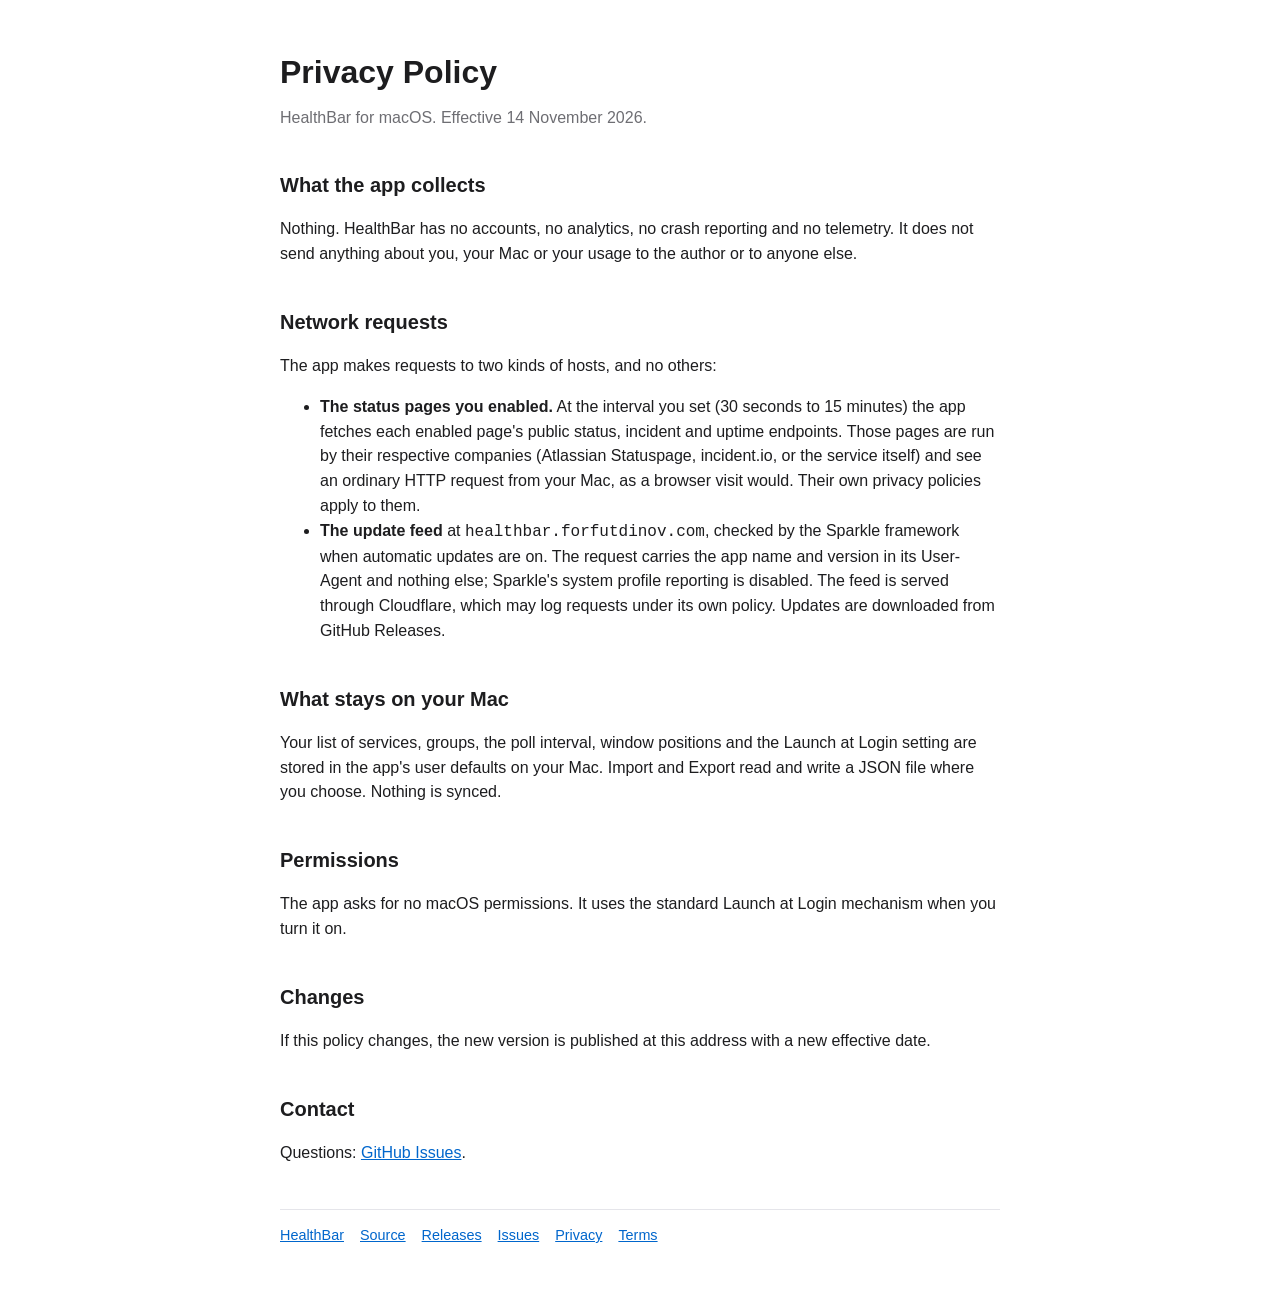
<file: privacy.html>
<!doctype html><html lang="en"><head><meta charset="utf-8"><meta name="viewport" content="width=device-width,initial-scale=1"><link rel="stylesheet" href="/style.css"><title>HealthBar Privacy Policy</title></head><body><main>
<h1>Privacy Policy</h1>
<p class="sub">HealthBar for macOS. Effective 14 November 2026.</p>
<h2>What the app collects</h2>
<p>Nothing. HealthBar has no accounts, no analytics, no crash reporting and no telemetry. It does not send anything about you, your Mac or your usage to the author or to anyone else.</p>
<h2>Network requests</h2>
<p>The app makes requests to two kinds of hosts, and no others:</p>
<ul>
<li><strong>The status pages you enabled.</strong> At the interval you set (30 seconds to 15 minutes) the app fetches each enabled page's public status, incident and uptime endpoints. Those pages are run by their respective companies (Atlassian Statuspage, incident.io, or the service itself) and see an ordinary HTTP request from your Mac, as a browser visit would. Their own privacy policies apply to them.</li>
<li><strong>The update feed</strong> at <code>healthbar.forfutdinov.com</code>, checked by the Sparkle framework when automatic updates are on. The request carries the app name and version in its User-Agent and nothing else; Sparkle's system profile reporting is disabled. The feed is served through Cloudflare, which may log requests under its own policy. Updates are downloaded from GitHub Releases.</li>
</ul>
<h2>What stays on your Mac</h2>
<p>Your list of services, groups, the poll interval, window positions and the Launch at Login setting are stored in the app's user defaults on your Mac. Import and Export read and write a JSON file where you choose. Nothing is synced.</p>
<h2>Permissions</h2>
<p>The app asks for no macOS permissions. It uses the standard Launch at Login mechanism when you turn it on.</p>
<h2>Changes</h2>
<p>If this policy changes, the new version is published at this address with a new effective date.</p>
<h2>Contact</h2>
<p>Questions: <a href="https://github.com/vladforfutdinov/health-bar/issues">GitHub Issues</a>.</p>
<nav><a href="/">HealthBar</a><a href="https://github.com/vladforfutdinov/health-bar">Source</a><a href="https://github.com/vladforfutdinov/health-bar/releases">Releases</a><a href="https://github.com/vladforfutdinov/health-bar/issues">Issues</a><a href="/privacy.html">Privacy</a><a href="/terms.html">Terms</a></nav></main></body></html>
</file>
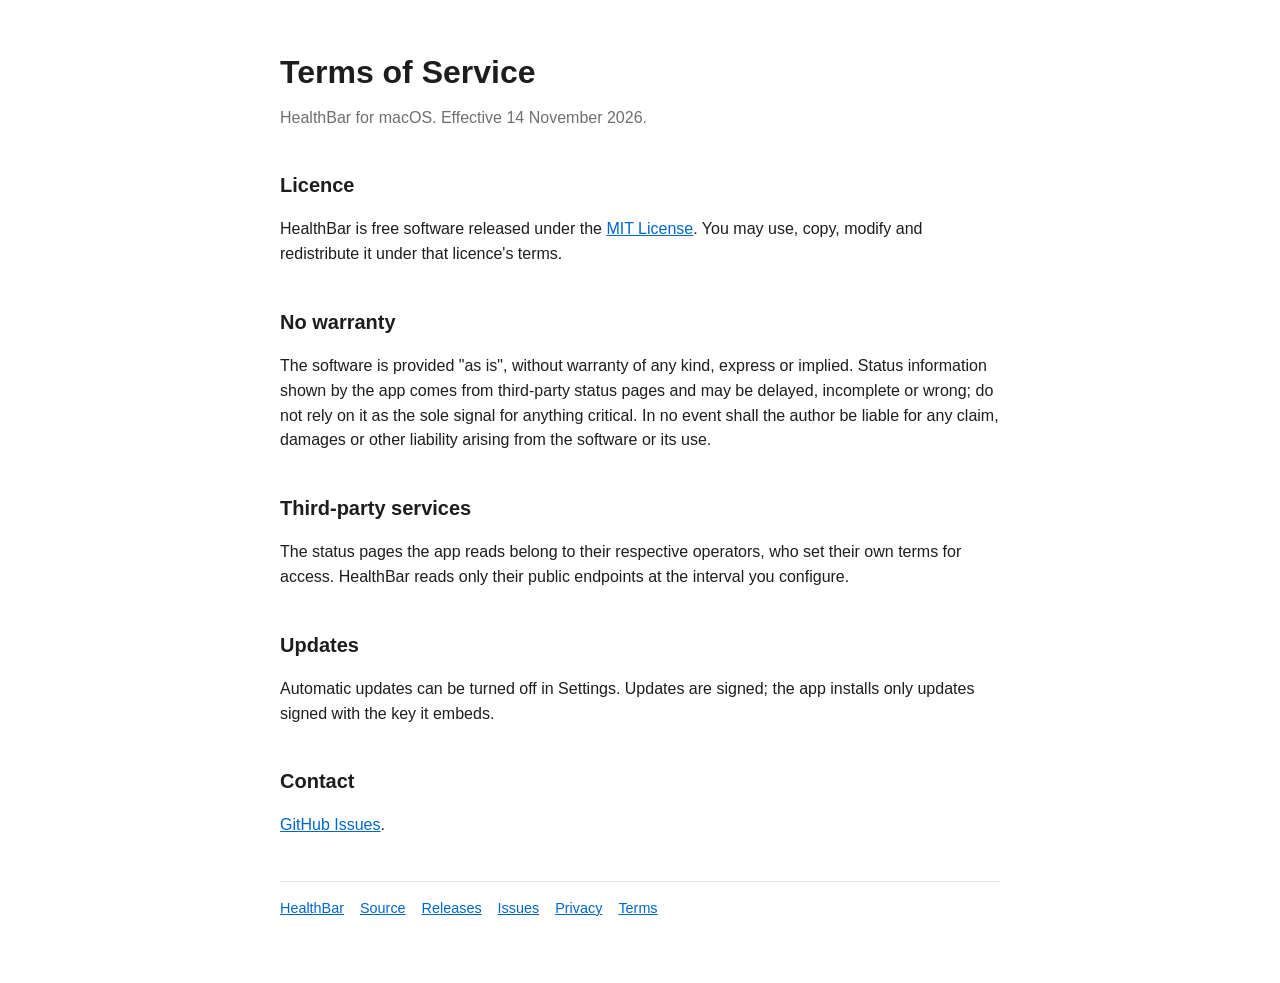
<file: terms.html>
<!doctype html><html lang="en"><head><meta charset="utf-8"><meta name="viewport" content="width=device-width,initial-scale=1"><link rel="stylesheet" href="/style.css"><title>HealthBar Terms of Service</title></head><body><main>
<h1>Terms of Service</h1>
<p class="sub">HealthBar for macOS. Effective 14 November 2026.</p>
<h2>Licence</h2>
<p>HealthBar is free software released under the <a href="https://github.com/vladforfutdinov/health-bar/blob/main/LICENSE">MIT License</a>. You may use, copy, modify and redistribute it under that licence's terms.</p>
<h2>No warranty</h2>
<p>The software is provided "as is", without warranty of any kind, express or implied. Status information shown by the app comes from third-party status pages and may be delayed, incomplete or wrong; do not rely on it as the sole signal for anything critical. In no event shall the author be liable for any claim, damages or other liability arising from the software or its use.</p>
<h2>Third-party services</h2>
<p>The status pages the app reads belong to their respective operators, who set their own terms for access. HealthBar reads only their public endpoints at the interval you configure.</p>
<h2>Updates</h2>
<p>Automatic updates can be turned off in Settings. Updates are signed; the app installs only updates signed with the key it embeds.</p>
<h2>Contact</h2>
<p><a href="https://github.com/vladforfutdinov/health-bar/issues">GitHub Issues</a>.</p>
<nav><a href="/">HealthBar</a><a href="https://github.com/vladforfutdinov/health-bar">Source</a><a href="https://github.com/vladforfutdinov/health-bar/releases">Releases</a><a href="https://github.com/vladforfutdinov/health-bar/issues">Issues</a><a href="/privacy.html">Privacy</a><a href="/terms.html">Terms</a></nav></main></body></html>
</file>
<file: style.css>
:root{color-scheme:light dark;--fg:#1d1d1f;--muted:#6e6e73;--bg:#fff;--line:#e5e5ea;--link:#0066cc}
@media(prefers-color-scheme:dark){:root{--fg:#f5f5f7;--muted:#a1a1a6;--bg:#1c1c1e;--line:#3a3a3c;--link:#5ac8fa}}
body{margin:0;padding:0 16px;background:var(--bg);color:var(--fg);font:16px/1.55 -apple-system,BlinkMacSystemFont,"Helvetica Neue",sans-serif}
main{max-width:720px;margin:0 auto;padding:48px 0 64px}
h1{font-size:2rem;margin:0 0 .25em}h2{font-size:1.25rem;margin:2em 0 .5em}
.sub{color:var(--muted);margin:0 0 1.5em}
a{color:var(--link)}img{max-width:100%;height:auto;border:1px solid var(--line);border-radius:8px}
pre{background:rgba(127,127,127,.12);padding:12px 16px;border-radius:8px;overflow-x:auto}
nav{display:flex;gap:16px;flex-wrap:wrap;color:var(--muted);font-size:.9rem;margin-top:3em;padding-top:1em;border-top:1px solid var(--line)}
</file>
